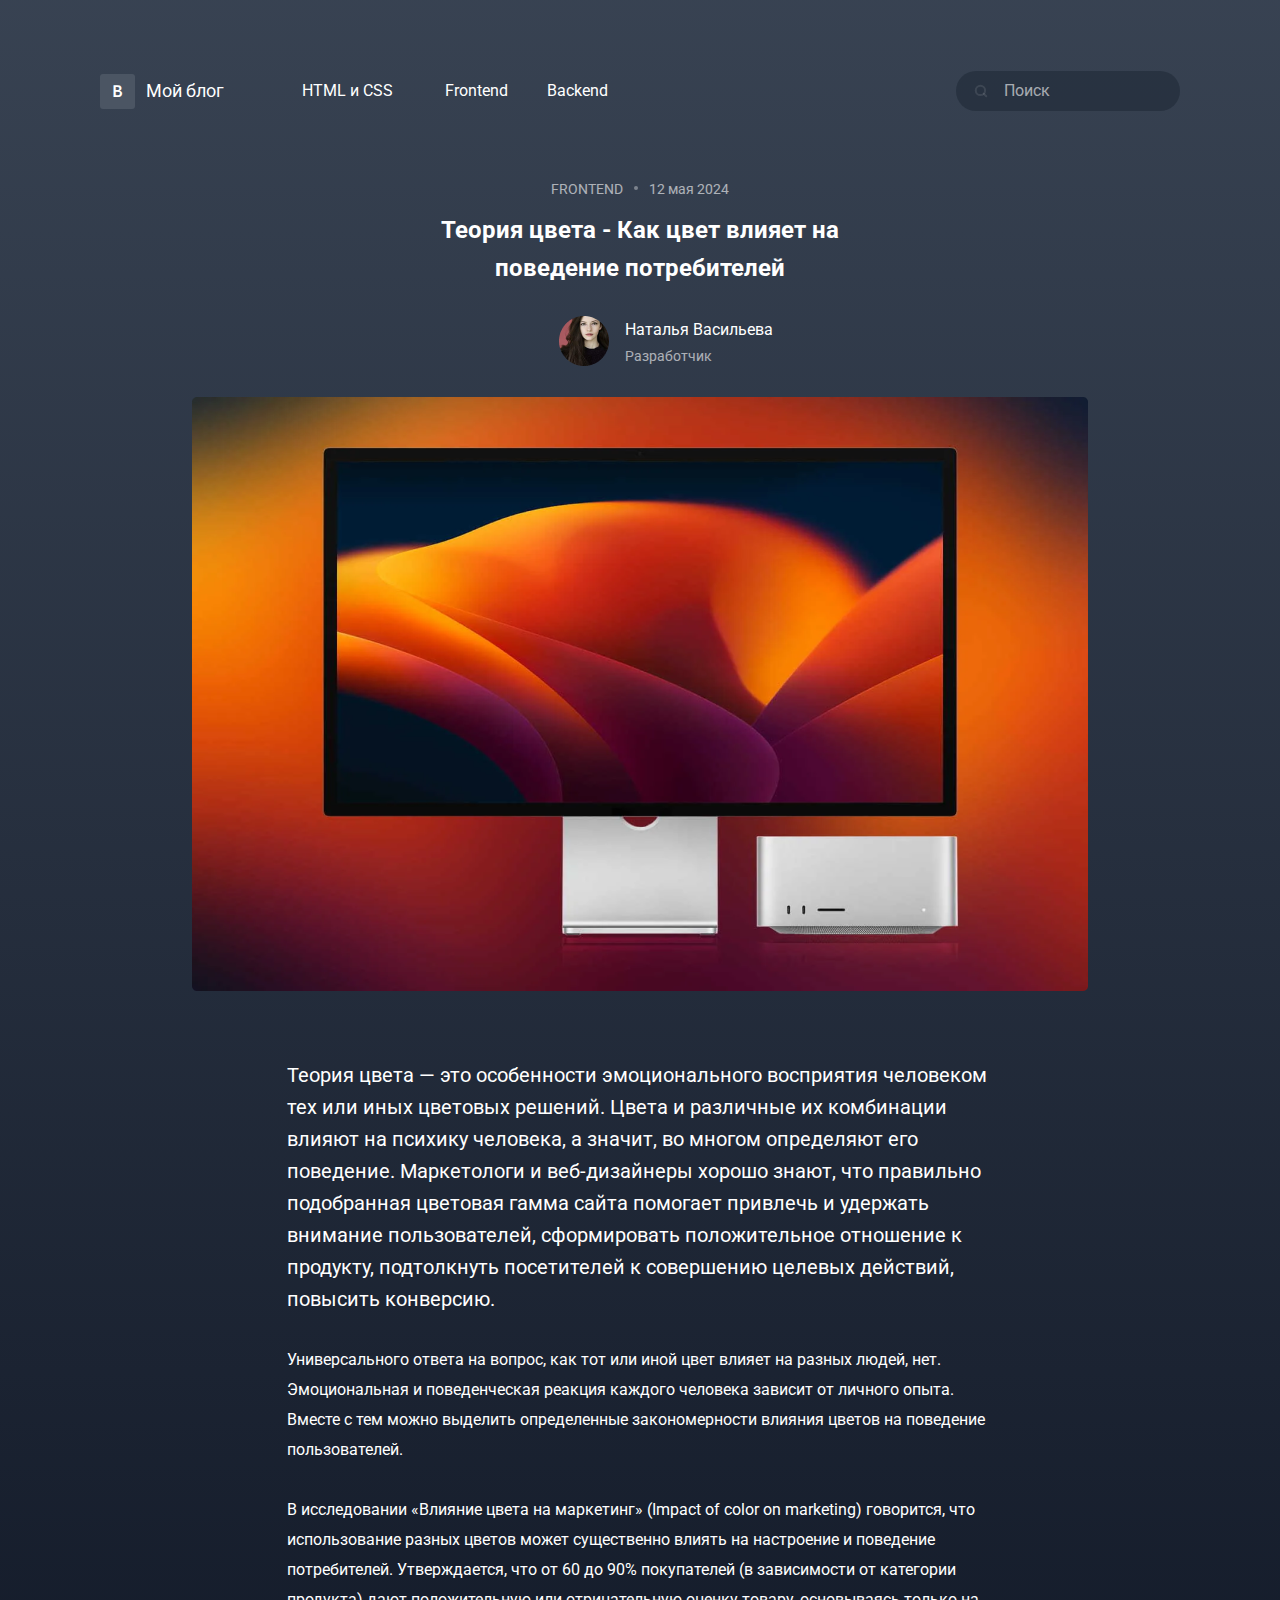
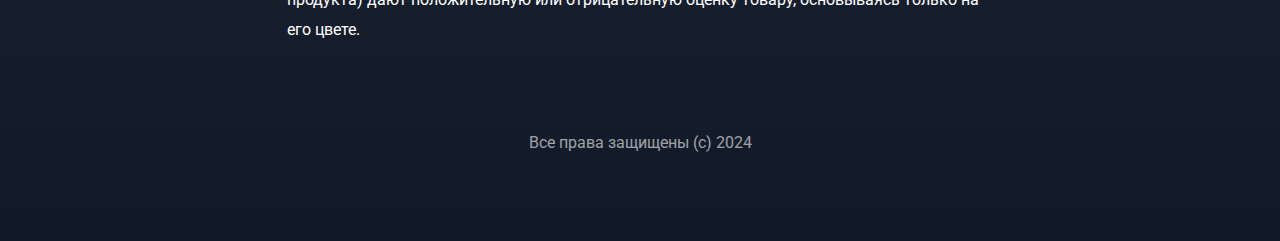
<file: 1-blog/index.html>
<!DOCTYPE html>
<html lang="ru">
    <head>
        <meta charset="UTF-8" />
        <meta name="viewport" content="width=device-width, initial-scale=1.0" />
        <link rel="preconnect" href="https://fonts.googleapis.com" />
        <link rel="preconnect" href="https://fonts.gstatic.com" crossorigin />
        <link href="https://fonts.googleapis.com/css2?family=Source+Code+Pro:wght@600&display=swap" rel="stylesheet" />
        <link href="https://fonts.googleapis.com/css2?family=Roboto&display=swap" rel="stylesheet" />
        <title>Мой блог</title>
        <link rel="stylesheet" href="./styles/style.css" />
    </head>
    <body>
        <header class="header">
            <div class="container">
                <div class="header__inner">
                    <a href="#" class="logo">
                        <div class="logo__symbol"></div>
                        <p class="logo__title">Мой блог</p>
                    </a>
                    <nav class="menu">
                        <ul class="menu__list">
                            <li class="menu__list-item"><a href="#" class="menu__list-link">HTML и CSS</a></li>
                            <li class="menu__list-item"><a href="#" class="menu__list-link">Frontend</a></li>
                            <li class="menu__list-item"><a href="#" class="menu__list-link">Backend</a></li>
                        </ul>
                        <div class="search">
                            <input type="text" placeholder="Поиск" name="search" />
                        </div>
                    </nav>
                </div>
            </div>
        </header>
        <main>
            <div class="container">
                <div class="wrapper">
                    <p class="subtitle">FRONTEND <span></span> 12 мая 2024</p>
                    <article>
                        <h1 class="title">Теория цвета - Как цвет влияет на поведение потребителей</h1>
                        <div class="author">
                            <div class="author__photo">
                                <img src="./images/foto-1.png" alt="Наталья Васильева" />
                            </div>
                            <div>
                                <p class="author__name">Наталья Васильева</p>
                                <p class="author__job">Разработчик</p>
                            </div>
                        </div>
                        <div class="hero__photo">
                            <img src="./images/img_comp.png" alt="Фото компьютера" />
                        </div>
                        <div class="comment__wrapper">
                            <p class="comment__info">
                                Теория цвета — это особенности эмоционального восприятия человеком тех или иных цветовых
                                решений. Цвета и различные их комбинации влияют на психику человека, а значит, во многом
                                определяют его поведение. Маркетологи и веб-дизайнеры хорошо знают, что правильно
                                подобранная цветовая гамма сайта помогает привлечь и удержать внимание пользователей,
                                сформировать положительное отношение к продукту, подтолкнуть посетителей к совершению
                                целевых действий, повысить конверсию.
                            </p>
                            <aside>
                                <p>
                                    Универсального ответа на вопрос, как тот или иной цвет влияет на разных людей, нет.
                                    Эмоциональная и поведенческая реакция каждого человека зависит от личного опыта.
                                    Вместе с тем можно выделить определенные закономерности влияния цветов на поведение
                                    пользователей.
                                </p>
                                <p>
                                    В исследовании «Влияние цвета на маркетинг» (Impact of color on marketing)
                                    говорится, что использование разных цветов может существенно влиять на настроение и
                                    поведение потребителей. Утверждается, что от 60 до 90% покупателей (в зависимости от
                                    категории продукта) дают положительную или отрицательную оценку товару, основываясь
                                    только на его цвете.
                                </p>
                            </aside>
                        </div>
                    </article>
                </div>
            </div>
        </main>
        <footer class="footer">
            <div class="container">
                <p class="footer__rights">Все права защищены (c) 2024</p>
            </div>
        </footer>
    </body>
</html>
</file>
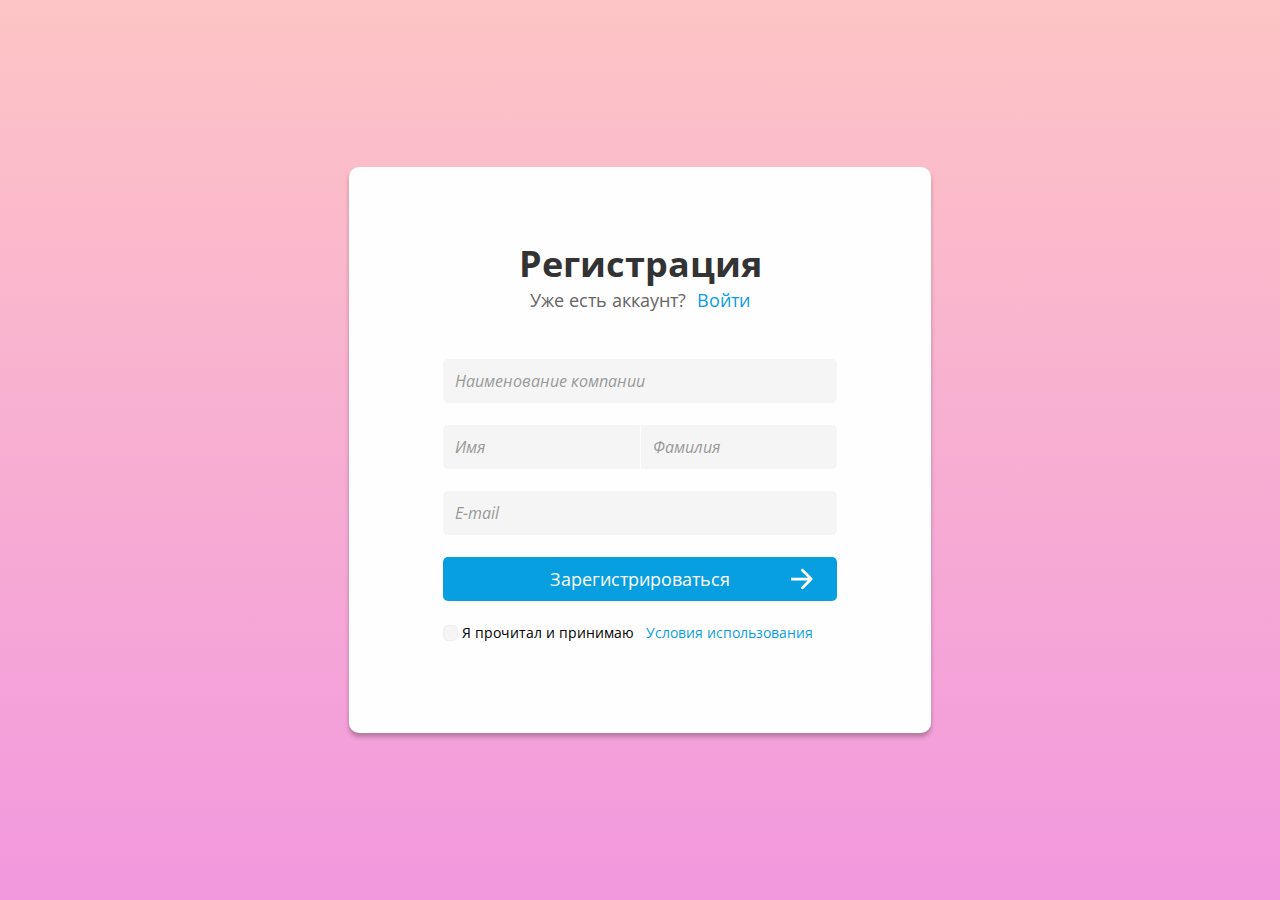
<file: 2-form/index.html>
<!DOCTYPE html>
<html lang="ru">
    <head>
        <meta charset="UTF-8" />
        <meta name="viewport" content="width=device-width, initial-scale=1.0" />
        <link rel="preconnect" href="https://fonts.googleapis.com" />
        <link rel="preconnect" href="https://fonts.gstatic.com" crossorigin />
        <link
            href="https://fonts.googleapis.com/css2?family=Open+Sans:ital,wght@0,300..800;1,300..800&display=swap"
            rel="stylesheet"
        />
        <title>Регистрация</title>
        <link rel="stylesheet" href="./styles/style.css" />
    </head>
    <body>
        <main>
            <div class="container">
                <div class="wrapper__inner-title">
                    <h1 class="title">Регистрация</h1>
                    <p class="subtitle">
                        Уже есть аккаунт?
                        <a class="subtitle__link" href="#">Войти</a>
                    </p>
                </div>
                <form class="form" action="#">
                    <div>
                        <input type="text" name="company" id="company" placeholder="Наименование компании" required />
                    </div>
                    <div class="section__input">
                        <div>
                            <input type="text" name="first_name" id="first_name" placeholder="Имя" required />
                        </div>
                        <div>
                            <input type="text" name="last_name" id="last_name" placeholder="Фамилия" required />
                        </div>
                    </div>
                    <div>
                        <input type="email" name="email" placeholder="E-mail" required />
                    </div>
                    <button class="btn" type="submit">
                        Зарегистрироваться
                        <svg aria-hidden="true" width="24" height="24" viewBox="0 0 24 24">
                            <path
                                d="M23.0607 13.0607C23.6464 12.4749 23.6464 11.5251 23.0607 10.9393L13.5147 1.3934C12.9289 0.807611 11.9792 0.807611 11.3934 1.3934C10.8076 1.97919 10.8076 2.92893 11.3934 3.51472L19.8787 12L11.3934 20.4853C10.8076 21.0711 10.8076 22.0208 11.3934 22.6066C11.9792 23.1924 12.9289 23.1924 13.5147 22.6066L23.0607 13.0607ZM0 13.5H22V10.5H0V13.5Z"
                                fill="white"
                            />
                        </svg>
                    </button>
                    <div class="footer_form">
                        <input type="checkbox" name="grant" id="grant" />
                        <label for="grant">Я прочитал и принимаю</label>
                        <a href="#" target="_blank" rel="noopener noreferrer">Условия использования</a>
                    </div>
                </form>
            </div>
        </main>
    </body>
</html>
</file>
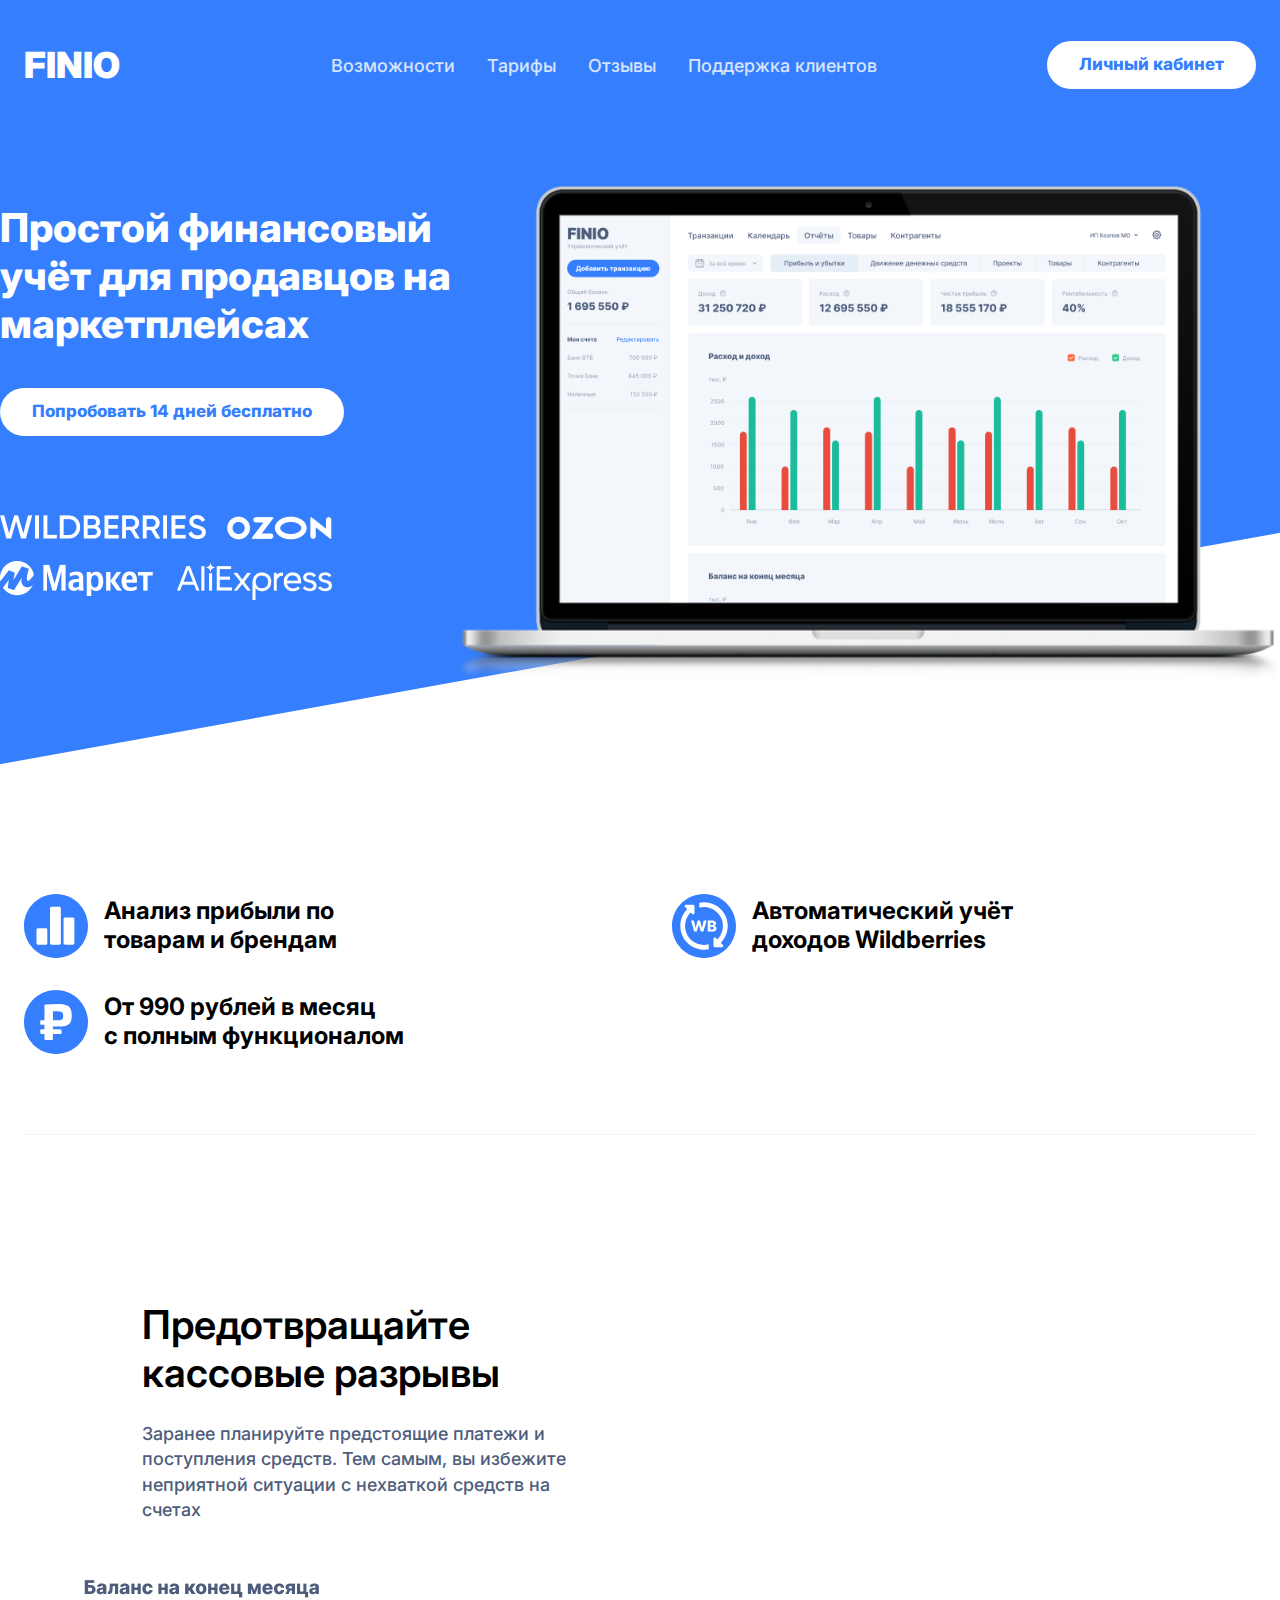
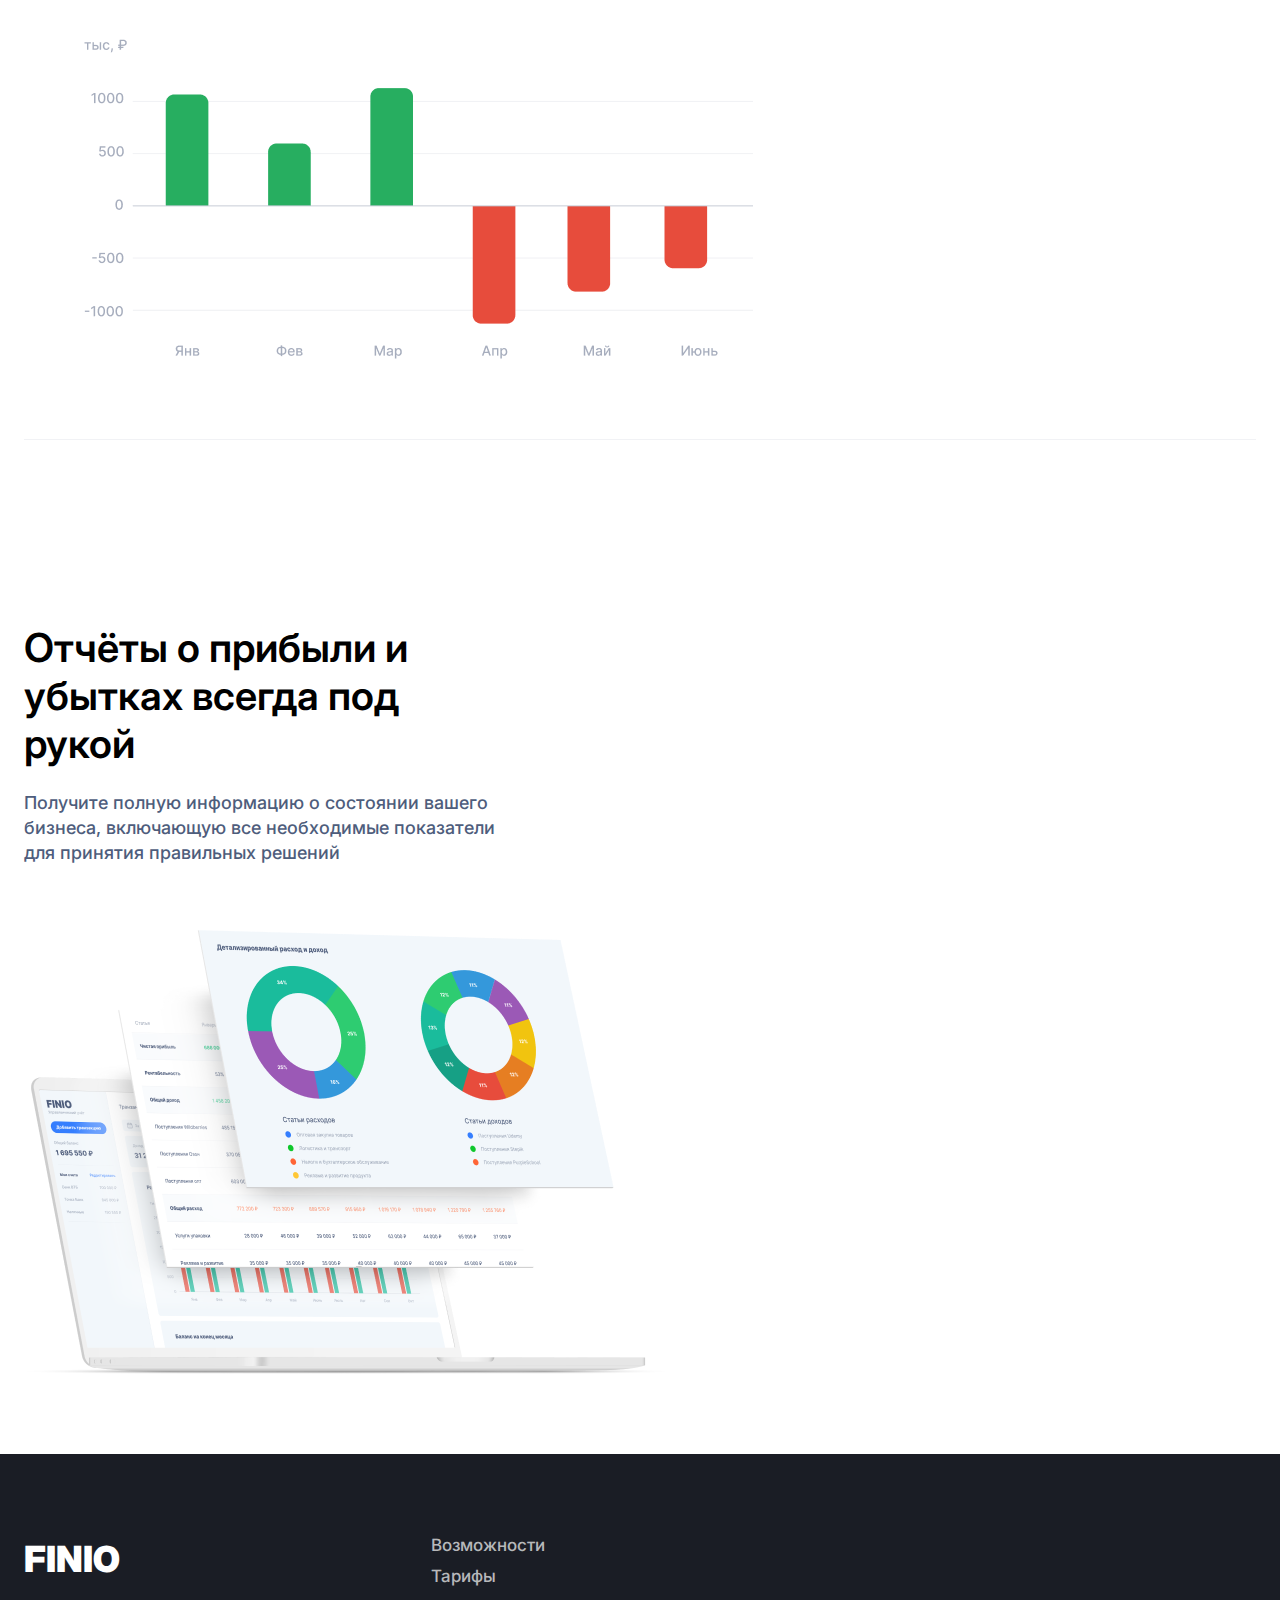
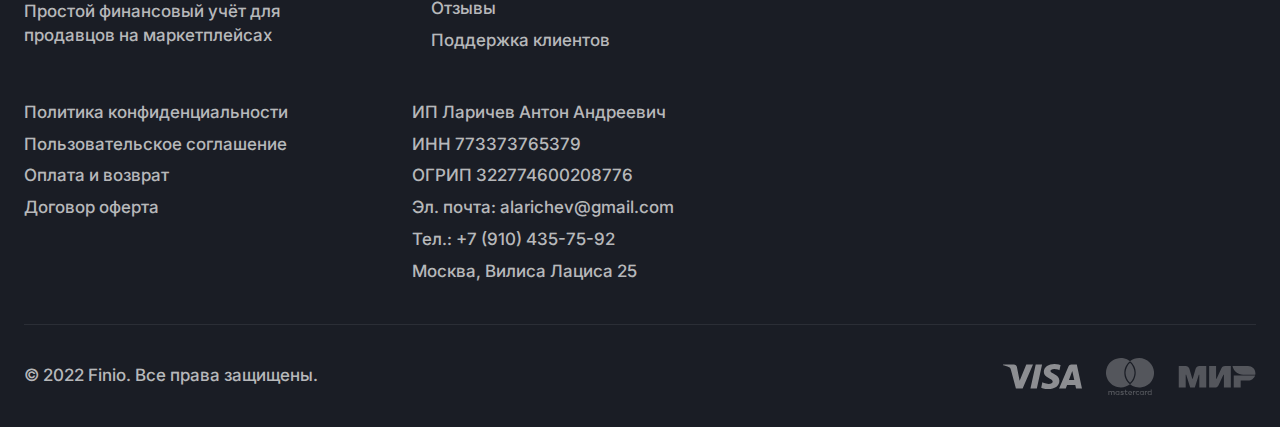
<file: 3-Finio/index.html>
<!DOCTYPE html>
<html lang="ru">
    <head>
        <meta charset="UTF-8" />
        <meta name="viewport" content="width=device-width, initial-scale=1.0" />
        <link rel="preconnect" href="https://fonts.googleapis.com" />
        <link rel="preconnect" href="https://fonts.gstatic.com" crossorigin />
        <link href="https://fonts.googleapis.com/css2?family=Inter:wght@100..900&display=swap" rel="stylesheet" />
        <title>Finio</title>
        <link rel="stylesheet" href="./styles/style.css" />
    </head>
    <body>
        <header class="header">
            <div class="container">
                <div class="header-wrap">
                    <a class="header-logo" href="#">Finio</a>
                    <nav class="menu">
                        <ul class="menu__list">
                            <li class="menu__list-item"><a href="#" class="menu__list-link">Возможности</a></li>
                            <li class="menu__list-item"><a href="#" class="menu__list-link">Тарифы</a></li>
                            <li class="menu__list-item"><a href="#" class="menu__list-link">Отзывы</a></li>
                            <li class="menu__list-item"><a href="#" class="menu__list-link">Поддержка клиентов</a></li>
                        </ul>
                    </nav>
                    <a href="#" class="button button-secondary button-login">Личный кабинет</a>
                    <a href="#" class="mobile-button">
                        <span></span>
                        <span></span>
                        <span></span>
                    </a>
                </div>
                <div class="mobile-menu"></div>
            </div>
        </header>

        <main>
            <div class="hero">
                <div class="hero-container">
                    <div class="hero-wrap">
                        <div class="hero__left">
                            <h1 class="hero__left-title">Простой финансовый учёт для продавцов на маркетплейсах</h1>
                            <div>
                                <a href="#" class="hero__left-button button button-secondary">
                                    Попробовать 14 дней бесплатно
                                </a>
                            </div>
                            <div class="hero__left-vendor">
                                <img src="./images/vendor.png" alt="Торговые марки партнеров" />
                            </div>
                        </div>
                        <div class="hero__right">
                            <div class="hero__right-image">
                                <img src="./images/hero-1.png" alt="Представленное изображение" />
                            </div>
                        </div>
                    </div>
                </div>
                <!-- <div class="empty-white none" /> -->
                <div class="hero-tr"></div>
            </div>

            <section class="statistic">
                <div class="container">
                    <div class="rows">
                        <div class="rows__item">
                            <div class="rows__item-icon">
                                <img src="./images/icons/analitic.svg" alt="Анализ прибыли по товарам и брендам" />
                            </div>
                            <p class="rows__item-description">Анализ прибыли по<br />товарам и брендам</p>
                        </div>
                        <div class="rows__item">
                            <div class="rows__item-icon">
                                <img src="./images/icons/wb.svg" alt="Автоматический учёт доходов Wildberries" />
                            </div>
                            <p class="rows__item-description">Автоматический учёт<br />доходов Wildberries</p>
                        </div>
                        <div class="rows__item">
                            <div class="rows__item-icon">
                                <img src="./images/icons/rub.svg" alt="Анализ прибыли по товарам и брендам" />
                            </div>
                            <p class="rows__item-description">От 990 рублей в месяц<br />с полным функционалом</p>
                        </div>
                    </div>
                </div>
            </section>

            <section class="section">
                <div class="container">
                    <div class="section-wrapper">
                        <div class="section__left">
                            <div class="section__left-content">
                                <h2>Предотвращайте кассовые разрывы</h2>
                                <p class="section__left-description">
                                    Заранее планируйте предстоящие платежи и поступления средств. Тем самым, вы избежите
                                    неприятной ситуации с нехваткой средств на счетах
                                </p>
                            </div>
                        </div>
                        <div class="section__right image-1">
                            <img src="./images/sections/section-1.png" alt="График кассовых разрывов" />
                        </div>
                    </div>
                </div>
            </section>

            <section class="section">
                <div class="container">
                    <div class="section-wrapper section-revers">
                        <div class="section__left">
                            <h2>Отчёты о прибыли и убытках всегда под рукой</h2>
                            <p class="section__left-description">
                                Получите полную информацию о состоянии вашего бизнеса, включающую все необходимые
                                показатели для принятия правильных решений
                            </p>
                        </div>
                        <div class="section__right image-2">
                            <img src="./images/sections/section-2.png" alt="График отчетов прибыли и убытков" />
                        </div>
                    </div>
                </div>
            </section>

            <section class="section none">
                <div class="container">
                    <div class="section-wrapper section-3">
                        <div class="section__left">
                            <h2>Какие товары приносят прибыль</h2>
                            <p class="section__left-description">
                                Находите точки роста, делайте упор на рентабельные товары и увеличивайте свой доход
                            </p>
                        </div>
                        <div class="section__right">
                            <div class="image-3">
                                <img src="./images/sections/section-3.png" alt="График товаров приносящие прибыль" />
                            </div>
                        </div>
                    </div>
                </div>
            </section>

            <section class="section none">
                <div class="container">
                    <div class="section-wrapper section-revers section-4">
                        <div class="section__left">
                            <h2>Сокращайте лишние расходы</h2>
                            <p class="section__left-description">
                                Анализируйте расходы, убирать ненужные издержки и находите возможности повышать
                                прибыльность бизнеса
                            </p>
                        </div>
                        <div class="section__right image-4">
                            <img src="./images/sections/section-4.png" alt="Картинка сокращения лишних расходов" />
                        </div>
                    </div>
                </div>
            </section>

            <section class="section-benefits none">
                <div class="container">
                    <div class="section-benefits__wrapper">
                        <h3>Экономьте время и нервы на учете</h3>
                        <p>
                            Автоматическая синхронизация данных с маркетплейсов позволит вам мгновенно получать все
                            важный показатели бизнеса на одном экране. А с помощью мобильной версии вы сможете вносить
                            расходы всего пару кликов
                        </p>
                        <div style="margin-bottom: 37px">
                            <a href="#" class="button button-secondary"> Попробовать 14 дней бесплатно </a>
                        </div>
                        <div class="section-benefits__image">
                            <img src="./images/benefits.png" alt="Преимущество" />
                        </div>

                        <div class="section-benefits__list">
                            <div class="excel__list">
                                <p>Excel</p>
                                <ul class="excel__list-items">
                                    <li class="excel__list-item">Долгое внесение данных</li>
                                    <li class="excel__list-item">Ручной ввод данных с маркетплейсов</li>
                                    <li class="excel__list-item">Не удобная работа с телефона</li>
                                    <li class="excel__list-item">Сложность восприятия итоговых данных</li>
                                </ul>
                            </div>
                            <div class="finio__list">
                                <p>FINIO</p>
                                <ul class="finio__list-items">
                                    <li class="finio__list-item">Внесение данных за пару кликов</li>
                                    <li class="finio__list-item">Автоматическое получение данных по API</li>
                                    <li class="finio__list-item">Удобная мобильная версия</li>
                                    <li class="finio__list-item">Наглядные отчеты, графики и таблицы</li>
                                </ul>
                            </div>
                        </div>
                    </div>
                </div>
            </section>

            <section class="section none">
                <div class="container">
                    <div class="rows-items">
                        <div class="row-item row-1">
                            <div class="row__item-image">
                                <img src="./images/servers.svg" alt="Image server" />
                            </div>
                            <h4 class="row__item-title">
                                Надёжные сервера на<br />
                                территории России
                            </h4>
                            <p class="row__item-desc">Никакие события не скажутся на бесперебойной работе сервиса.</p>
                        </div>

                        <div class="row-item row-2">
                            <div class="row__item-image">
                                <img src="./images/ssl.svg" alt="Image SSL" />
                            </div>
                            <h4 class="row__item-title">
                                Используем 256-битное<br />
                                SSL-шифрование
                            </h4>
                            <p class="row__item-desc">
                                Ваши данные не могут быть перехвачены, даже при использовании открытых Wi-Fi сетей
                            </p>
                        </div>

                        <div class="row-item row-3">
                            <div class="row__item-image">
                                <img src="./images/security.svg" alt="Image security" />
                            </div>
                            <h4 class="row__item-title">Не передаём ваши<br />данные 3-им лицам</h4>
                            <p class="row__item-desc">
                                Все данные о доходах и расходах компании видны только вам и тем, кому вы открыли доступ
                            </p>
                        </div>
                    </div>
                </div>
            </section>

            <section class="mobil none">
                <div class="mobil__wrap">
                    <h3 class="section-title">Мобильная версия</h3>
                    <p class="section-description">
                        Пользоваться всем функционалом сервиса удобно в любом месте и с любых устройств
                    </p>
                    <div class="mobil__image">
                        <img src="./images/mobil.png" alt="Мобильная версия" />
                    </div>
                </div>
            </section>

            <section class="support none">
                <div class="container">
                    <div class="support__rows">
                        <div class="support__row-left">
                            <div class="left__row-image">
                                <img src="./images/support.png" alt="Image Support" />
                            </div>
                        </div>
                        <div class="support__row-right">
                            <h2 class="right__row-title">Поддержка клиентов</h2>
                            <p class="support__row-desc">
                                Мы всегда готовы ответить на любые вопросы в онлайн чате или по телефону.
                            </p>
                            <div class="contact__list">
                                <div class="list__item">
                                    <div class="list__item-image">
                                        <img src="./images/support/telegram.svg" alt="Telegram contact" />
                                    </div>
                                    <span>Telegram Finio</span>
                                </div>
                                <div class="list__item">
                                    <div class="list__item-image">
                                        <img src="./images/support/phone.svg" alt="WhatsApp contact" />
                                    </div>
                                    <span>WhatsApp Finio</span>
                                </div>
                                <div class="list__item">
                                    <div class="list__item-image">
                                        <img src="./images/support/email.svg" alt="Email contact" />
                                    </div>
                                    <span>hello@finio.ru</span>
                                </div>
                            </div>
                            <p class="support__row-comment">
                                Кроме того, мы готовы помочь вам с переносом данных из других сервисов или Excel.
                            </p>
                        </div>
                    </div>
                </div>
            </section>

            <section class="tariff none">
                <div class="container-other">
                    <div class="tariff__wrapper">
                        <h3 class="section-title">Тарифы</h3>
                        <p class="section-description">
                            Все тарифы имеют полный функционал и отличаются только количеством месяцев и выгодой
                        </p>
                        <div class="card-list">
                            <div class="card">
                                <span class="card-gain gain-none">Выгода 0%</span>
                                <h4>1 месяц</h4>
                                <p class="card-description">Тариф подойдёт тем, кто ведёт краткосрочные проекты</p>
                                <div class="total-price">
                                    <span class="price-title">Общая стоимость</span>
                                    <span class="price-sum">1 990 ₽</span>
                                </div>
                                <div class="total-gain">
                                    <span class="gain-title">Ваша выгода</span>
                                    <div class="gain-wrap">
                                        <span class="gain-sum">0 ₽</span>
                                    </div>
                                </div>
                                <div class="total-month">
                                    <span class="month-title">Стоимость месяца</span>
                                    <span class="month-sum">1 990 ₽/мес</span>
                                </div>
                                <a href="#" class="btn-primary">Бесплатно 14 дней</a>
                            </div>
                            <div class="card">
                                <span class="card-gain">Выгода 25%</span>
                                <h4>6 месяцев</h4>
                                <p class="card-description">
                                    Тариф подойдёт для тех, кто уверенно ведёт финансовый учёт
                                </p>
                                <div class="total-price">
                                    <span class="price-title">Общая стоимость</span>
                                    <span class="price-sum">8 940 ₽</span>
                                </div>
                                <div class="total-gain">
                                    <span class="gain-title">Ваша выгода</span>
                                    <div class="gain-wrap">
                                        <span class="gain-sum">3 000 ₽</span>
                                    </div>
                                </div>
                                <div class="total-month">
                                    <span class="month-title">Стоимость месяца</span>
                                    <span class="month-sum">1 490 ₽/мес</span>
                                </div>
                                <a href="#" class="btn-primary">Бесплатно 14 дней</a>
                            </div>
                            <div class="card">
                                <span class="card-gain">Выгода 50%</span>
                                <h4>12 месяцев</h4>
                                <p class="card-description">
                                    Тариф подойдёт для тех, кто уверенно ведёт финансовый учёт и хочет сэкономить
                                </p>
                                <div class="total-price">
                                    <span class="price-title">Общая стоимость</span>
                                    <span class="price-sum">11 880 ₽</span>
                                </div>
                                <div class="total-gain">
                                    <span class="gain-title">Ваша выгода</span>
                                    <div class="gain-wrap">
                                        <span class="gain-sum">12 000 ₽</span>
                                    </div>
                                </div>
                                <div class="total-month">
                                    <span class="month-title">Стоимость месяца</span>
                                    <span class="month-sum">990 ₽/мес</span>
                                </div>
                                <a href="#" class="btn-primary">Бесплатно 14 дней</a>
                            </div>
                        </div>
                    </div>
                </div>
            </section>

            <section class="reviews none">
                <div class="container-other">
                    <div class="reviews__wrapper">
                        <h3 class="section-title">Отзывы</h3>
                        <div class="reviews-group">
                            <div class="reviews-left">
                                <div class="reviews-content">
                                    <h5>Впервые за долгое время увидела свои расходы и доходы как на ладони.</h5>
                                    <p class="reviews-author">Дана Валеева</p>
                                    <p>Продавец Wildberries</p>
                                </div>
                            </div>
                            <div class="reviews-right">
                                <!-- <img src="./images/review-image.png" alt="Фото автора написавший отзыв" /> -->
                            </div>
                        </div>
                    </div>
                </div>
            </section>
        </main>
        <footer class="footer">
            <div class="container">
                <div class="footer-wrap">
                    <div class="footer__top">
                        <div class="row-group-left">
                            <div class="footer__logo">
                                <a href="/" class="footer__logo-link">Finio</a>
                                <p class="footer__logo-description">
                                    Простой финансовый учёт для продавцов на маркетплейсах
                                </p>
                            </div>
                            <ul>
                                <li><a href="#">Возможности</a></li>
                                <li><a href="#">Тарифы</a></li>
                                <li><a href="#">Отзывы</a></li>
                                <li><a href="#">Поддержка клиентов</a></li>
                            </ul>
                        </div>
                        <div class="row-group-right">
                            <ul>
                                <li><a href="#">Политика конфиденциальности</a></li>
                                <li><a href="#">Пользовательское соглашение</a></li>
                                <li><a href="#">Оплата и возврат</a></li>
                                <li><a href="#">Договор оферта</a></li>
                            </ul>
                            <ul>
                                <li>ИП Ларичев Антон Андреевич</li>
                                <li>ИНН 773373765379</li>
                                <li>ОГРИП 322774600208776</li>
                                <li><a href="mailto:alarichev@gmail.com">Эл. почта: alarichev@gmail.com</a></li>
                                <li><a href="tel:79104357592">Тел.: +7 (910) 435-75-92</a></li>
                                <li>Москва, Вилиса Лациса 25</li>
                            </ul>
                        </div>
                    </div>
                    <div class="footer__bottom">
                        <p>© 2022 Finio. Все права защищены.</p>
                        <div class="payment-card">
                            <a href="#">
                                <img src="./images/visa.svg" alt="Visa card" />
                            </a>
                            <a href="#">
                                <img src="./images/master-card.svg" alt="Master card" />
                            </a>
                            <a href="#">
                                <img src="./images/mir.svg" alt="Mir card" />
                            </a>
                        </div>
                    </div>
                </div>
            </div>
        </footer>
    </body>
</html>
</file>
<file: 1-blog/styles/style.css>
html {
    box-sizing: border-box;
}

*,
*::before,
*::after {
    margin: 0;
    padding: 0;
    box-sizing: inherit;
}

body,
header,
main,
footer,
article {
    width: 100%;
}

img {
    width: 100%;
    height: 100%;
    object-fit: cover;
}

body {
    min-height: 100vh;
    font-family: "Roboto", sans-serif;
    font-weight: 400;
    font-style: normal;
    font-size: 16px;
    line-height: 18.75px;
    background: linear-gradient(hsla(216, 19%, 27%, 1), hsla(220, 39%, 11%, 1));
    color: #fff;
}

a {
    color: white;
    text-decoration: none;
}

.header {
    padding-top: 71px;
    padding-bottom: 70px;
}

article {
    display: flex;
    flex-direction: column;
    align-items: center;
}

.container {
    max-width: 1100px;
    padding: 0 10px;
    margin: 0 auto;
}

.header__inner {
    display: flex;
    align-items: center;
}

.wrapper {
    display: flex;
    flex-direction: column;
    align-items: center;
    width: 100%;
}

.logo {
    display: flex;
    align-items: center;
    gap: 11px;
}

.logo__symbol {
    position: relative;
    font: 600 18px / 22.63px "Source Code Pro", monospace;
    width: 35px;
    height: 35px;
    background-color: #4b5563;
    border-radius: 3px;
}

.logo__symbol::before {
    position: absolute;
    content: "B";
    top: 0;
    left: 0;
    right: 0;
    bottom: 0;
    display: flex;
    justify-content: center;
    align-items: center;
    width: 100%;
    height: 100%;
}

.logo__title {
    font-size: 18px;
    line-height: 21.09px;
    text-wrap: nowrap;
}

.menu {
    display: flex;
    align-items: center;
    justify-content: space-between;
    width: 100vw;
    margin-left: 78px;
}

.menu__list {
    display: flex;
    align-items: center;
}

.menu__list-item {
    list-style: none;
}

.menu__list-item:nth-child(2n) {
    margin-left: 52px;
    margin-right: 39px;
}

.search {
    position: relative;
    display: flex;
    align-items: center;
    flex-wrap: nowrap;
    max-width: 224px;
    border-radius: 100px;
    background-color: rgba(31, 41, 55, 0.6);
    padding: 0 18px;
}

.search::before {
    position: absolute;
    content: url(../images/search.svg);
    width: 14px;
    height: 14px;
    object-fit: cover;
}

.search input {
    font-family: "Roboto", sans-serif;
    font-weight: 400;
    font-size: 16px;
    line-height: 18.75px;
    background-color: transparent;
    color: #fff;
    caret-color: #fff;
    padding: 10.625px 10px 10.625px 30px;
    width: 100%;
    border: none;
    outline: none;
}

.search input::placeholder {
    color: rgba(255, 255, 255, 0.6);
}

.subtitle {
    font-size: 14px;
    line-height: 16.41px;
    opacity: 0.6;
    text-align: center;
    width: 100%;
    margin-bottom: 14px;
}

.subtitle span {
    display: inline-block;
    width: 4px;
    height: 4px;
    border-radius: 100%;
    background-color: rgba(255, 255, 255, 0.6);
    margin: 0 8px 4px;
}

.title {
    text-align: center;
    font-size: 24px;
    line-height: 38px;
    max-width: 525px;
    margin-bottom: 28px;
}

.author {
    display: flex;
    align-items: center;
    justify-content: center;
    gap: 16px;
    width: 100%;
    padding-left: 52px;
    margin-bottom: 30px;
}

.author__photo {
    width: 50px;
    height: 50px;
}

.author__name {
    font-size: 16px;
    line-height: 30px;
}

.author__job {
    font-size: 14px;
    line-height: 22px;
    opacity: 0.6;
}

.hero__photo {
    display: flex;
    justify-content: center;
    max-width: 896px;
    max-height: 594px;
    width: 100%;
    height: 100%;
    margin-bottom: 68px;
}

.comment__wrapper {
    display: flex;
    flex-direction: column;
    align-items: center;
    gap: 30px;
    width: 100%;
    max-width: 707px;
    margin: 0 auto;
}

.comment__info {
    font-size: 20px;
    line-height: 32px;
}

aside {
    display: flex;
    flex-direction: column;
    align-items: center;
    gap: 30px;
}

aside p {
    font-size: 16px;
    line-height: 30px;
}

.footer {
    padding: 84px 0;
}

.footer__rights {
    text-align: center;
    width: 100%;
    font-size: 16px;
    line-height: 28px;
    color: rgba(255, 255, 255, 0.6);
}
</file>
<file: 2-form/styles/style.css>
html {
    box-sizing: border-box;
}

*,
*::before,
*::after {
    margin: 0;
    padding: 0;
    box-sizing: inherit;
}

body {
    font-family: "Open Sans", sans-serif;
    background: linear-gradient(#fdc5c5, #f298de);
    min-height: 100dvh;
    width: 100vw;
}

main {
    display: flex;
    justify-content: center;
    align-items: center;
    height: 100dvh;
}

input[type="text"],
input[type="email"] {
    font-family: "Open Sans", sans-serif;
    font-weight: 600;
    font-size: 16px;
    line-height: 21.79px;
    background-color: #f5f5f5;
    border: 1px solid #f5f5f5;
    caret-color: #089fe0;
    width: 100%;
    height: 44px;
    padding-left: 11px;
}

input[type="text"]:focus-visible,
input[type="email"]:focus-visible {
    background-color: #fff;
    border: 1px solid #f5f5f5;
    color: #333;
}

input:focus {
    outline: none;
}

input::placeholder {
    color: #999;
    font-style: italic;
    font-weight: 400;
    font-size: 16px;
    line-height: 21.79px;
}

input[type="email"] {
    border-radius: 5px;
}

input.validate {
    background-color: transparent;
}

a {
    color: #089fe0;
    text-decoration: none;
}

a:hover {
    text-decoration: underline;
}

label {
    font-weight: 400;
    font-size: 14px;
    line-height: 19.07px;
}

.container {
    display: flex;
    flex-direction: column;
    justify-content: center;
    align-items: center;
    width: 100%;
    max-width: 582px;
    padding: 72px 94px 91px;
    background-color: #fffefe;
    border-radius: 10px;
    box-shadow: 0 4px 4px 0 rgba(0, 0, 0, 0.25);
}

.wrapper__inner-title {
    width: 100%;
    text-align: center;
    margin-bottom: 47px;
}

.title {
    font-weight: 700;
    font-size: 36px;
    line-height: 49px;
    color: #333;
}

.subtitle {
    font-weight: 400;
    font-size: 18px;
    line-height: 24.51px;
    color: #666;
    width: 100%;
}

.subtitle__link {
    font-weight: 400;
    font-size: 18px;
    line-height: 24.51px;
    margin-left: 6px;
}

.form {
    display: flex;
    flex-direction: column;
    gap: 22px;
    width: 100%;
}

#company {
    border-radius: 5px;
}

.section__input {
    display: grid;
    grid-template-columns: repeat(2, minmax(0, 1fr));
    gap: 1px;
    transition: all 0.3s ease;
}

#first_name {
    border-top-left-radius: 5px;
    border-bottom-left-radius: 5px;
}

#last_name {
    border-top-right-radius: 5px;
    border-bottom-right-radius: 5px;
}

.btn {
    position: relative;
    height: 44px;
    background-color: #089fe0;
    color: #fff;
    font-family: "Open Sans", sans-serif;
    font-size: 18px;
    font-weight: 400;
    line-height: 24.51px;
    border-radius: 5px;
    border: none;
    outline: none;
    text-align: center;
    cursor: pointer;
}

.btn svg {
    position: absolute;
    width: 22px;
    top: 50%;
    right: 24px;
    transform: translateY(-50%);
}

.footer_form {
    position: relative;
    display: flex;
    align-items: center;
}

.footer_form > a {
    font-weight: 400;
    font-size: 14px;
    line-height: 19.07px;
}

input[type="checkbox"] {
    position: absolute;
    z-index: -1;
    opacity: 0;
}

input[type="checkbox"] + label {
    display: inline-flex;
    align-items: center;
    user-select: none;
    margin-right: 12px;
}

input[type="checkbox"] + label::before {
    content: "";
    display: inline-block;
    width: 15px;
    height: 16px;
    flex-shrink: 0;
    flex-grow: 0;
    border: 1px solid #eee;
    border-radius: 5px;
    margin-right: 4px;
    background-color: #f5f5f5;
    background-repeat: no-repeat;
    background-position: center center;
    background-size: 50% 50%;
}

/* стили при наведении курсора на checkbox */
input[type="checkbox"]:not(:disabled):not(:checked) + label:hover::before {
    border-color: #089fe0;
}

/* стили для активного чекбокса (при нажатии на него) */
input[type="checkbox"]:not(:disabled):active + label::before {
    background-color: #f5f5f5;
    border-color: #089fe0;
}

/* стили для чекбокса, находящегося в фокусе и не находящегося в состоянии checked */
input[type="checkbox"]:focus:not(:checked) + label::before {
    border-color: #089fe0;
}

/* стили для чекбокса, находящегося в состоянии checked */
input[type="checkbox"]:checked + label::before {
    border-color: #089fe0;
    background-color: #089fe0;
    background-image: url("data:image/svg+xml,%3csvg xmlns='http://www.w3.org/2000/svg' viewBox='0 0 8 8'%3e%3cpath fill='%23fff' d='M6.564.75l-3.59 3.612-1.538-1.55L0 4.26 2.974 7.25 8 2.193z'/%3e%3c/svg%3e");
}

/* стили для чекбокса, находящегося в состоянии disabled */
input[type="checkbox"]:disabled + label::before {
    background-color: #f5f5f5;
}

@media screen and (max-width: 640px) {
    .container {
        max-width: 500px;
        padding: 42px 64px 61px;
        transition: all 0.3s ease;
    }

    .section__input {
        grid-template-columns: repeat(1, minmax(0, 1fr));
        gap: 22px;
    }

    input {
        border-radius: 5px;
    }

    .btn svg {
        display: none;
    }
}

@media screen and (max-width: 540px) {
    .container {
        padding: 22px 44px 41px;
        max-width: 380px;
    }

    .wrapper__inner-title {
        margin-bottom: 30px;
    }

    .title {
        font-size: 30px;
        line-height: 40px;
    }

    .footer_form {
        flex-direction: column;
        align-items: center;
        gap: 11px;
        transition: all 0.3s ease;
    }
}
</file>
<file: 3-Finio/styles/style.css>
:root {
    --color-primary: #357efe;
    --color-text-gray: rgba(255, 255, 255, 0.8);

    --container-page: 1920px;
    --container-content: 1392px;
    --container-secondary: 1156px;
    --container-hero: 1447px;
    --padding-content: 24px;

}

*,
*::before,
*::after {
    padding: 0;
    margin: 0;
    box-sizing: border-box;
}

html {
    -webkit-font-smoothing: antialiased;
    -moz-osx-font-smoothing: grayscale;
    text-rendering: optimizeLegibility;
    width: 100%;
    min-height: 100%
}

body {
    font-family: "Inter", sans-serif;
    font-optical-sizing: auto;
    font-weight: 400;
    font-style: normal;
    font-variation-settings: "slnt"0;
    min-width: 375px;
    overflow-x: none;
}

h2 {
    font-size: 40px;
    font-weight: 600;
    line-height: 120%;
}

h3 {
    color: rgb(255, 255, 255);
    font-family: Inter;
    font-size: 48px;
    font-weight: 600;
    line-height: 120%;
}

h4 {
    font-size: 32px;
    font-weight: 600;
    line-height: 120%;
}

.none {
    display: none !important;
}

.container {
    max-width: calc(var(--container-content) + (var(--padding-content)*2));
    padding: 0 var(--padding-content);
    margin: 0 auto;
}

.gain-none {
    opacity: 0;
}

.container-other {
    max-width: calc(var(--container-secondary) + (var(--padding-content)*2));
    padding: 0 var(--padding-content);
    margin: 0 auto;
}

.section-title {
    margin-bottom: 25px;
    font-size: 48px;
    font-weight: 600;
    line-height: 120%;
    color: black;
}

.section-description {
    font-size: 17px;
    font-weight: 500;
    line-height: 140%;
    color: rgba(78, 93, 124, 0.5);
    margin-bottom: 40px;
}

.button {
    display: inline-block;
    font-weight: 800;
    font-size: 17px;
    line-height: 140%;
    padding: 12px 32px;
    text-decoration: none;
    border-radius: 34px;
    border-color: 1px solid white;
}

.button-primary {
    background-color: var(--color-primary);
    color: white;
}

.button-secondary {
    background-color: white;
    color: var(--color-primary);
}

.mobile-button {
    display: none;
    position: relative;
    width: 20px;
    height: 16px;
    transition: transform 0.5s ease;
}

.mobile-button span:nth-child(1) {
    position: absolute;
    content: '';
    top: 0;
    left: 0;
    right: 0;
    height: 3px;
    width: 75%;
    background-color: #fff;
    transition: top .3s .15s, transform .3s;
}

.mobile-button span:nth-child(2) {
    position: absolute;
    content: '';
    top: 50%;
    left: 0;
    right: 0;
    transform: translateY(-50%);
    height: 3px;
    width: 100%;
    background-color: #fff;
}

.mobile-button span:nth-child(3) {
    position: absolute;
    content: '';
    left: 0;
    right: 0;
    bottom: 0;
    height: 3px;
    width: 50%;
    background-color: #fff;
    transition: bottom .3s .15s, transform .3s;
}

.mobile-button.open-menu span:nth-child(1) {
    top: 6px;
    transform: rotate(-45deg);
    width: 100%;
}

.mobile-button.open-menu span:nth-child(2) {
    display: none;
}

.mobile-button.open-menu span:nth-child(3) {
    bottom: 7px;
    transform: rotate(45deg);
    width: 100%;
}

/* Header START */

.header {
    background-color: var(--color-primary);
    transition: all 0.5s ease-out;
}

.header-wrap {
    display: flex;
    justify-content: space-between;
    align-items: center;
    border-bottom: none;
    padding: 40px 0;
}

.header-logo {
    display: block;
    font-size: 36px;
    font-weight: 900;
    line-height: 140%;
    text-transform: uppercase;
    text-decoration: none;
    color: white;
}

.menu__list {
    display: flex;
    gap: 32px;
    margin-left: 40px;
    list-style: none;
}

.menu__list-link {
    font-size: 18px;
    font-weight: 500;
    line-height: 140%;
    color: white;
    transition: opacity 0.3s ease;
    text-decoration: none;
    opacity: 0.8;
}

.menu__list-link:hover {
    opacity: 1;
}

/* Header END */

main {
    display: flex;
    flex-direction: column;
    width: 100%;
    overflow: hidden;
}

/* Hero START */
.hero {
    position: relative;
    background-color: var(--color-primary);
    padding: 56px 0 164px;
}

.hero-container {
    padding-left: calc((100% - var(--container-content))/2)
}

.hero-wrap {
    display: flex;
}

.hero__left {
    display: flex;
    flex-direction: column;
    max-width: 515px;

}

.hero__left-title {
    font-weight: 800;
    font-size: 40px;
    line-height: 120%;
    color: white;
    padding: 18px 0 40px;
}

.hero__left-button {
    margin-bottom: 79px;
}

.hero__left-vendor {
    max-width: 334px;
    max-height: 85px;
}

.hero__left-vendor img {
    width: 100%;
    object-fit: cover;
}

.hero__right {
    position: relative;
    margin-top: 1px;
    width: 100%;
    z-index: 10;
}

.hero__right-image {
    position: absolute;
    top: -1px;
    left: -59px;
    max-width: 1039px;
    max-height: 627px;
    z-index: 2;
}

.hero__right-image img {
    width: 100%;
    object-fit: cover;
}

.hero-tr {
    position: absolute;
    bottom: 0;
    left: 0;
    right: 0;
    height: 50%;
    clip-path: polygon(100% 27%, 100% 100%, 0% 100%);
    background-color: white;
}

.empty-white {
    position: absolute;
    bottom: -113px;
    left: -164px;
    height: 312px;
    width: 2277px;
    background-color: white;
    transform: rotate(-7deg);
    z-index: 5;
}

/* Hero END */

.statistic {
    margin-top: 130px;
    margin-bottom: 80px;
}

.rows {
    display: grid;
    grid-template-columns: repeat(auto-fit, minmax(408px, 1fr));
    gap: 32px 64px;
    max-width: 1352px;
}

.rows__item {
    display: flex;
    align-items: center;
    gap: 16px;
}

.rows__item-description {
    font-size: 24px;
    font-weight: 700;
    line-height: 120%;
    color: black;
    white-space: nowrap;
}

.rows__item-icon {
    width: 64px;
    height: 64px;
}

.rows__item-icon img {
    width: 100%;
    object-fit: cover;
}

.section-wrapper {
    display: flex;
    flex-wrap: wrap;
    gap: 35px;
    border-top: 1px solid rgba(78, 93, 124, 0.08);
    padding: 63px 0 36px;
}

.section-revers {
    flex-direction: row-reverse;
    justify-content: flex-end;
    gap: 64px;
    padding: 80px 0;
}

.section__left {
    flex-basis: 45%;
}

.section-wrapper.section-revers .section__left {
    display: flex;
    flex-direction: column;
    gap: 22px;
    padding: 104px 60px 0 0;
}

.section__left-content {
    display: flex;
    flex-direction: column;
    gap: 24px;
    padding: 103px 0 0 118px;
}


.section-revers .section__left {
    padding-left: 0;
    padding-right: 118px;
}

.section__left-description {
    font-size: 18px;
    font-weight: 500;
    line-height: 140%;
    color: #4E5D7C;
}

.image-1 {
    max-width: 729px;
    max-height: 446px;
}

.image-2 {
    max-width: 644px;
    max-height: 444px;
}

.image-3 {
    max-width: 641px;
    max-height: 417px;
}

.image-4 {
    max-width: 707px;
    max-height: 437px;
}

.section__right img {
    width: 100%;
    object-fit: cover;
}

.section-3 {
    padding-top: 45px;
    padding-bottom: 42px;
    gap: 56px;
}

.section-3 .section__left {
    display: flex;
    flex-direction: column;
    gap: 28px;
    padding: 36px 0 0 118px;

}

.section-4 {
    flex-wrap: nowrap;
    gap: 0;
    padding-top: 44px;
    margin-bottom: 10px;
}

.section-revers.section-4 .section__left {
    padding: 103px 118px 0 0;
    gap: 29px;
}

.section-benefits {
    background-color: var(--color-primary);
    color: white;
    padding-top: 120px;
    margin-bottom: 116px;
}

.section-benefits__wrapper {
    display: flex;
    flex-direction: column;
    align-items: center;
}

.section-benefits__wrapper>h3 {
    margin-bottom: 24px;
}

.section-benefits__wrapper>p {
    color: var(--color-text-gray);
    font-family: Inter;
    font-size: 18px;
    font-weight: 500;
    line-height: 140%;
    text-align: center;
    margin-bottom: 41px;
    max-width: 1156px;
}

.section-benefits__image {
    max-width: 1208px;
    max-height: 692px;
    margin-bottom: 39px;
}

.section-benefits__image>img {
    width: 100%;
    object-fit: cover;
}

.section-benefits__list {
    display: grid;
    grid-template-columns: repeat(auto-fit, minmax(448px, 1fr));
    gap: 24px;
    max-width: 920px;
    margin-bottom: 119px;
}

.excel__list, .finio__list {
    max-width: 448px;
}

.excel__list p, .finio__list p {
    font-size: 24px;
    font-weight: 700;
    line-height: 120%;
    margin-bottom: 24px;
    color: white;
}

.excel__list-items, .finio__list-items {
    display: flex;
    flex-direction: column;
    gap: 24px;
}

.excel__list-item, .finio__list-item {
    font-size: 18px;
    font-weight: 500;
    line-height: 140%;
    list-style: none;
    color: var(--color-text-gray);
    padding-left: 30px;
    background-repeat: no-repeat;
    background-position: left center;
}

.excel__list-item {
    background-image: url(../images/exel-dot.svg);
}

.finio__list-item {
    background-image: url(../images/finio-dot.svg);
}

/* Section-7 START */
.rows-items {
    display: flex;
    padding: 0 25px 80px;
    gap: 78px;
    border-bottom: 1px solid rgba(78, 93, 124, 0.08);
}

.row-item {
    display: flex;
    flex-direction: column;
    padding-top: 4px;
}

.row-1 {
    min-width: 394px;
    padding-top: 9px;
}

.row__item-image {
    margin-bottom: 21px;
}

.row__item-title {
    margin-bottom: 20px;
}

.row__item-desc {
    font-size: 17px;
    font-weight: 500;
    line-height: 140%;
    max-width: 367px;
    color: rgba(78, 93, 124, 0.5);
}

.row-2 {
    min-width: 403px;
}

.row-2 .row__item-title {
    margin-bottom: 22px;
}

.row__item-image {
    max-width: 80px;
    height: auto;
}

.row__item-image img {
    width: 100%;
    object-fit: cover;
}

/* Section-7 END */

/* Section Mobil START */

.mobil {
    padding: 80px 0 120px;
}

.mobil__wrap {
    display: flex;
    flex-direction: column;
    align-items: center;
}

.mobil__image {
    max-width: 1135px;
    max-height: 749px;
    margin-right: 9px;
}

.mobil__image img {
    width: 100%;
    object-fit: cover;
}

/* Section Mobil END */

/* Section Support START */
.support {
    margin-bottom: 80px;
}

.support__rows {
    background-color: var(--color-primary);
    border-radius: 16px;
    display: flex;
    gap: 74px;
}

.left__row-image {
    max-width: 623px;
    max-height: 531px;
    padding-left: 94px;
}

.support__row-right {
    font-size: 17px;
    font-weight: 500;
    line-height: 140%;
    color: white;
    padding: 80px 0 0 94px;
    color: var(--color-text-gray)
}

.right__row-title {
    color: white;
    margin-bottom: 24px;
}

.support__row-desc {
    max-width: 411px;
    margin-bottom: 40px;
}

.contact__list {
    display: flex;
    flex-direction: column;
    gap: 16px;
    margin-bottom: 40px;
}

.list__item {
    display: flex;
    align-items: center;
    gap: 16px;
    color: white;
}

.contact__list .list__item:not(:last-child) .list__item-image {
    width: 32px;
    height: 32px;
}

.contact__list .list__item:last-child .list__item-image {
    width: 32px;
    height: 23px;
}

.list__item-image img {
    width: 100%;
    object-fit: cover;
}


.list__item span {
    font-size: 17px;
    font-weight: 500;
    line-height: 140%;
}

.support__row-comment {
    max-width: 419px;
}

/* Section Support END */

/* Section Tariff START*/

.tariff {
    margin-bottom: 80px;
}

.tariff__wrapper {
    display: grid;
    text-align: center;
}

.card-list {
    display: grid;
    grid-template-columns: repeat(auto-fit, minmax(328px, 1fr));
    gap: 24px;
    text-align: left;
}

.card {
    font-size: 17px;
    font-weight: 500;
    line-height: 120%;
    padding: 48px 40px;
    box-shadow: 0px 0px 32px 0px rgba(78, 93, 124, 0.16);
    border-radius: 8px;
    background-color: var(--color-primary);
    color: white;
}

.card:nth-last-child(n+2) {
    background-color: white;
    color: rgb(78, 93, 124);
}

.card-gain {
    display: inline-block;
    font-size: 15px;
    font-weight: 800;
    line-height: 140%;
    color: white;
    padding: 4px 16px;
    border-radius: 8px;
    background-color: rgb(26, 188, 156);
    margin-bottom: 16px;
}

.card h4 {
    font-weight: 800;
    margin-bottom: 15px;
}

.card-description {
    font-size: 17px;
    font-weight: 500;
    line-height: 140%;
    color: rgba(255, 255, 255, 0.6);
    min-height: 66px;
    margin-bottom: 32px;
}

.card:nth-last-child(n+2) .card-description {
    font-size: 17px;
    font-weight: 500;
    line-height: 140%;
    color: rgba(78, 93, 124, 0.5);
}

.total-price {
    display: grid;
    grid-template-columns: repeat(2, auto);
    padding-bottom: 16px;
    border-bottom: 1px solid rgba(255, 255, 255, 0.16);
}

.total-gain {
    display: grid;
    grid-template-columns: repeat(2, 1fr);
    align-items: center;
    padding: 8px 0;
    border-bottom: 1px solid rgba(255, 255, 255, 0.16);
}

.card:nth-last-child(n+2) .total-price,
.card:nth-last-child(n+2) .total-gain {
    border-bottom: 1px solid rgba(78, 93, 124, 0.08);
}

.gain-wrap {
    text-align: center;
}

.gain-sum {
    display: inline-block;
    padding: 8px 16px;
    border-radius: 8px;
    background-color: rgb(255, 199, 54);
    font-weight: 700;
    color: white;
}

.total-month {
    display: grid;
    grid-template-columns: repeat(2, auto);
    padding: 16px 0 34px;
}

.month-sum {
    margin-left: auto;
}

.card:nth-last-child(n+2) .total-month {
    padding: 16px 0 40px;
}

.btn-primary {
    font-family: Inter;
    font-size: 17px;
    font-weight: 800;
    line-height: 140%;
    display: block;
    padding: 12px 63px;
    border-radius: 47px;
    cursor: pointer;
    text-decoration: none;
    color: var(--color-primary);
    background-color: white;
}

.card:nth-last-child(n+2) .btn-primary {
    background-color: var(--color-primary);
    color: white;
}

/* Section Tariff END */

/* Section Reviews START*/
.reviews {
    margin-bottom: 80px;
}

.reviews__wrapper {
    text-align: center;
}

.reviews__wrapper .section-title {
    margin-bottom: 40px;
}

.reviews-group {
    position: relative;
    display: grid;
    grid-template-columns: 1fr 1fr;
    gap: 24px;
    width: 100%;
    height: 438px;
    box-shadow: 0px 0px 32px 0px rgba(78, 93, 124, 0.16);
    border-radius: 8px;
    background-color: var(--color-primary);
    color: white;
}

.reviews-left {
    display: flex;
    flex-direction: column;
    max-width: 462px;
    text-align: start;
    margin-left: auto;
}

.reviews-left::after {
    content: '';
    position: absolute;
    top: 50%;
    left: 24px;
    width: 40px;
    height: 40px;
    cursor: pointer;
    border-radius: 50%;
    background-image: url('./../images/arrow-left.svg');
    background-repeat: no-repeat;
    background-position: center;
    transform: translateY(-50%);
}

.reviews-content h5 {
    font-size: 28px;
    font-weight: 700;
    line-height: 140%;
    padding-top: 120px;
    margin-bottom: 40px;
}

.reviews-author {
    font-size: 17px;
    font-weight: 700;
    line-height: 140%;
}

.reviews-author+p {
    font-size: 17px;
    font-weight: 500;
    line-height: 140%;
}

.reviews-right {
    background-image: url('./../images/review-image.png');
    background-repeat: no-repeat;
    background-position: top center;
    border-top-right-radius: 8px;
    border-bottom-right-radius: 8px;
}

.reviews-right::after {
    content: '';
    position: absolute;
    top: 50%;
    right: 24px;
    width: 40px;
    height: 40px;
    border-radius: 50%;
    cursor: pointer;
    background-image: url('./../images/chevron-right.png');
    background-repeat: no-repeat;
    background-position: center;
    transform: translateY(-50%);
}

/* Section Reviews END*/

/* Footer START */
footer {
    padding: 80px 0 32px;
    background-color: rgb(26, 29, 37);
    color: rgba(255, 255, 255, 0.7);
}

.footer-wrap {
    display: flex;
    flex-direction: column;
    gap: 33px;
    font-family: Inter;
    font-size: 17px;
    font-weight: 500;
    line-height: 140%;
    color: rgba(255, 255, 255, 0.7);
}

.footer__top {
    display: flex;
    justify-content: space-between;
    flex-wrap: wrap;
    border-bottom: 1px solid rgba(255, 255, 255, 0.08);
    padding-bottom: 40px;
    gap: 48px;
}

.row-group-left,
.row-group-right {
    display: flex;
    flex-wrap: wrap;
    column-gap: 124px;
}

.footer__logo .footer__logo-description {
    max-width: 283px;
}

.footer__logo-link {
    display: block;
    font-family: Inter;
    font-size: 36px;
    font-weight: 900;
    line-height: 140%;
    text-transform: uppercase;
    color: white;
    text-decoration: none;
    margin-bottom: 16px;
}

.footer__top ul {
    display: flex;
    flex-direction: column;
    gap: 8px;
}

.footer__top ul li {
    list-style-type: none;
}

.footer__top ul li a {
    text-decoration: none;
    color: rgba(255, 255, 255, 0.7);
}

.footer__bottom {
    display: flex;
    justify-content: space-between;
    align-items: center;
}

.payment-card {
    display: flex;
    align-items: center;
    gap: 24px;
}

.payment-card a {
    display: inline-flex;
}

.payment-card a img {
    width: 100%;
    object-fit: cover;
}

/* Footer END */

@media screen and (min-width: 1440px) {
    body {
        max-width: var(--container-page);
        margin: 0 auto;
    }
}

@media screen and (max-width: 1024px) {
    h2 {
        font-size: 32px;
    }

    .header-wrap {
        border-bottom: 1px solid rgba(255, 255, 255, 0.16);
        padding: 23px 0 19px;
    }

    .hero {
        padding-bottom: 140px;
    }

    .rows {
        grid-template-columns: repeat(auto-fit, minmax(320px, 1fr));
    }


    .hero__right-image {
        display: none;
    }

    .hero-tr {
        clip-path: polygon(100% 38%, 100% 100%, 0% 100%);
    }

    .menu, .button-login {
        display: none;
    }

    .mobile-button {
        display: block;
        transition: transform 0.3s ease;
    }

    .row-group-left,
    .row-group-right {
        row-gap: 40px;
    }
}

@media screen and (max-width: 768px) {
    .hero {
        padding-bottom: 120px;
    }

    .hero-container {
        max-width: calc(var(--container-content) + (var(--padding-content)*2));
        padding: 0 var(--padding-content);
        margin: 0 auto;
    }

    .hero-tr {
        clip-path: polygon(100% 58%, 100% 100%, 0% 100%);
    }

    .statistic {
        margin: 45px 0 48px;
    }

    .rows__item-icon {
        width: 48px;
        height: 48px;
    }

    .rows__item-description {
        font-size: 18px;
        line-height: 140%;
    }

    .section-wrapper {
        /* justify-content: center; */
        max-width: 328px;
        padding: 35px 0 9px;
    }

    .section__left {
        flex: 1;
    }

    .section__left-content {
        padding: 0;
    }

}

@media screen and (max-width: 640px) {
    .button {
        font-size: 16px;
        white-space: nowrap;
    }

    .header-logo {
        font-size: 24px;
        font-weight: 900;
        line-height: 140%;
    }

    .hero {
        display: block;
        padding-top: 0;
        padding-bottom: 95px;
    }

    .hero__left {
        max-width: 328px;
    }

    .hero__left-title {
        font-size: 32px;
        font-weight: 800;
        line-height: 120%;
        padding-top: 32px;
    }

    .hero__left-button {
        margin-bottom: 56px;
    }

    .hero__left-vendor {
        max-width: 264px;
    }

    .hero__right {
        display: block;
    }

    .hero-tr {
        clip-path: polygon(100% 78%, 100% 100%, 0% 100%);
    }

    .footer {
        padding: 64px 0;
    }

    .footer__bottom {
        flex-wrap: wrap;
        flex-direction: column-reverse;
        align-items: start;
        gap: 24px;
    }
}
</file>
